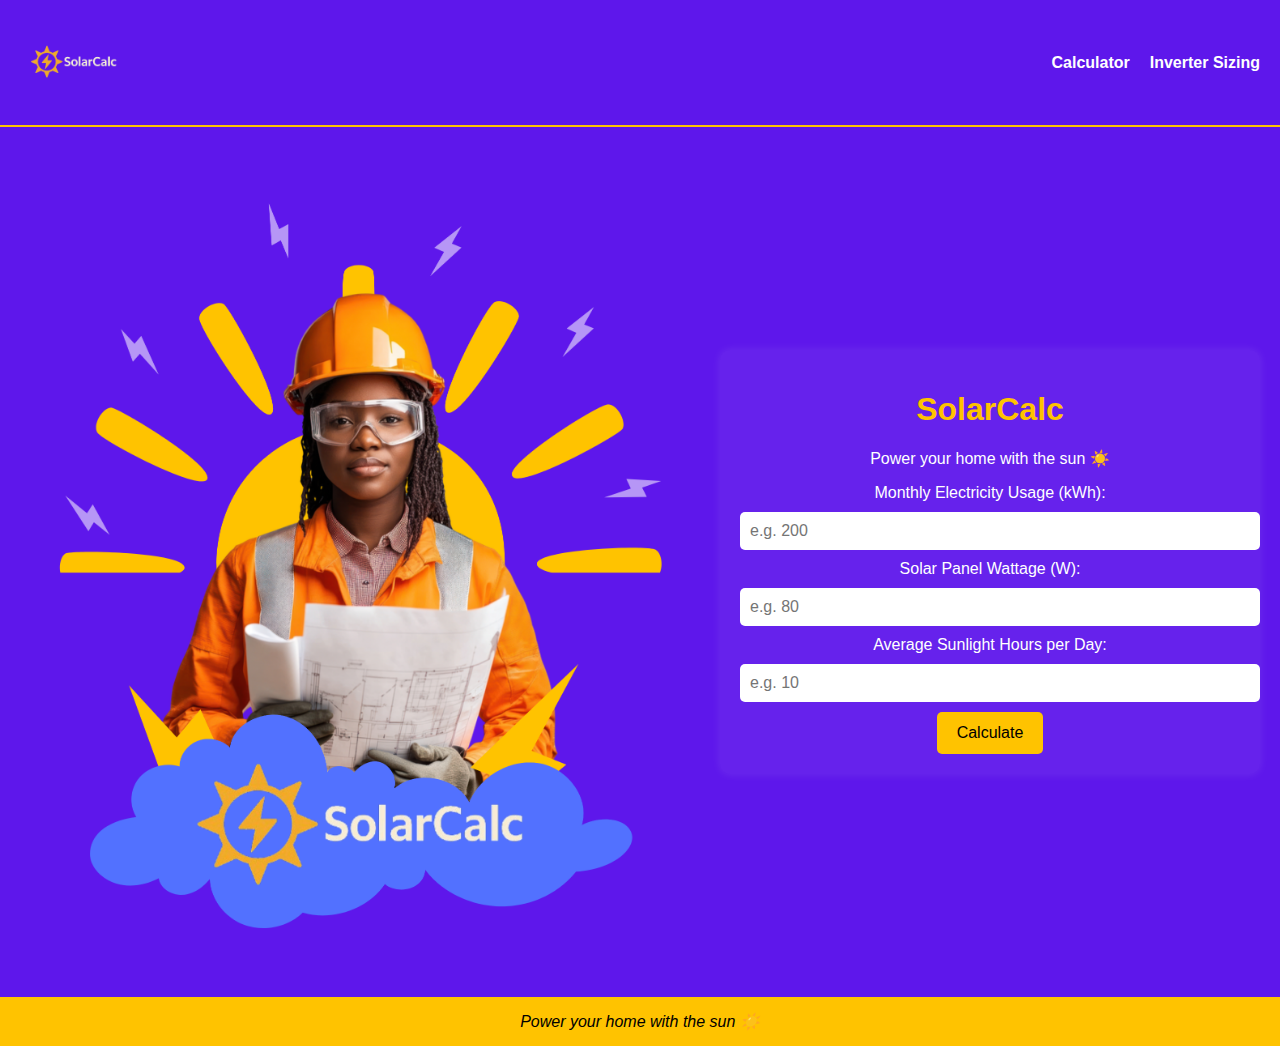
<file: index.html>
<!DOCTYPE html>
<html lang="en">
<head>
  <meta charset="UTF-8" />
  <meta name="viewport" content="width=device-width, initial-scale=1.0"/>
  <title>SolarCalc - Cayman Islands</title>
  <link rel="stylesheet" href="style.css">
</head>
<body>
  <header class="sticky-header">
    <img src="logo.png" alt="SolarCalc Logo" class="logo" />
    <nav>
      <ul>
        <li><a href="index.html">Calculator</a></li>
        <li><a href="inverter.html">Inverter Sizing</a></li>
      </ul>
    </nav>
  </header>
   <main class="main-flex">
  <div class="image-side">
   <img src="electrician.png" alt="Electrician" class="side-image" />
  </div>
  <section class="calculator">
      <h1>SolarCalc</h1>
      <p>Power your home with the sun ☀️</p>
      <label for="usage">Monthly Electricity Usage (kWh):</label>
      <input type="number" id="usage" placeholder="e.g. 200">

      <label for="wattage">Solar Panel Wattage (W):</label>
      <input type="number" id="wattage" placeholder="e.g. 80">

      <label for="sunlight">Average Sunlight Hours per Day:</label>
      <input type="number" id="sunlight" placeholder="e.g. 10">

      <button onclick="calculate()">Calculate</button>

      <div id="result"></div>
    </section>
  </main>

  <footer>
    Power your home with the sun ☀️
  </footer>

  <script>
    function calculate() {
      const usage = parseFloat(document.getElementById('usage').value);
      const wattage = parseFloat(document.getElementById('wattage').value);
      const sunlight = parseFloat(document.getElementById('sunlight').value);

      if (!usage || !wattage || !sunlight) {
        document.getElementById('result').innerHTML = "<p>Please fill in all fields.</p>";
        return;
      }

      const dailyUsage = usage / 30;
      const totalWattHoursPerDay = wattage * sunlight;
      const numPanels = Math.ceil(dailyUsage * 1000 / totalWattHoursPerDay);
      const inverterSize = (numPanels * wattage) / 1000;

      document.getElementById('result').innerHTML = `
        <p>Estimated Number of Panels: <strong>${numPanels}</strong></p>
        <p>Estimated DC Array Power: <strong>${inverterSize.toFixed(2)} kW</strong></p>
        <p><em>This is the total DC power your panels will produce.An inverter converts this DC power to AC, which is needed for most household appliances.</em></p>
      `;
    }
  </script>
</body>
</html>
</file>
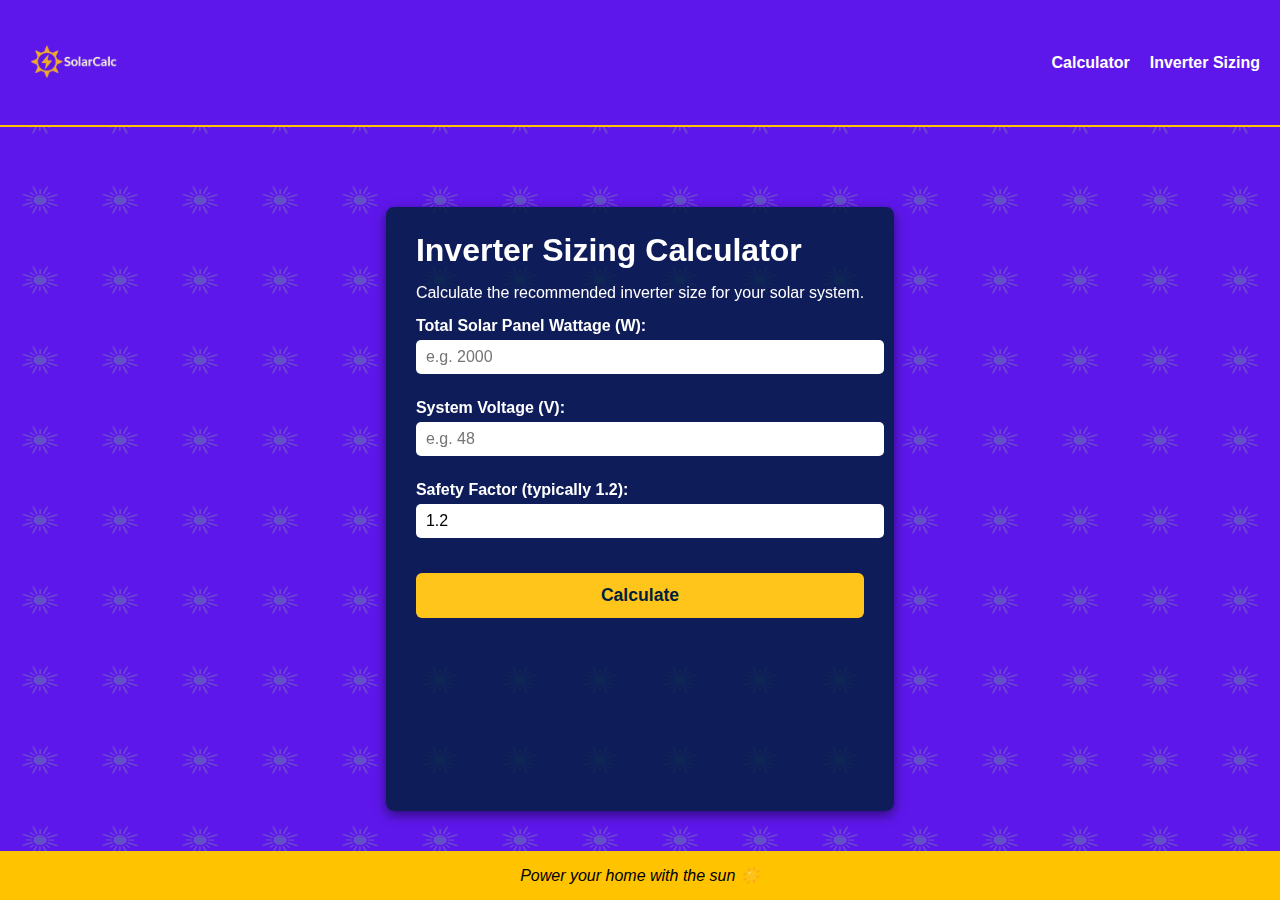
<file: inverter.html>
<!DOCTYPE html>
<html lang="en">
<head>
  <meta charset="UTF-8" />
  <meta name="viewport" content="width=device-width, initial-scale=1" />
  <title>SolarCalc - Inverter Sizing</title>
  <link rel="stylesheet" href="style.css" />
  <style>
    /* Background with faint yellow lightning pattern */
    body {
      position: relative;
      background-color: #5e17eb;
      color: white;
      font-family: 'Segoe UI', Tahoma, Geneva, Verdana, sans-serif;
      margin: 0;
      min-height: 100vh;
      display: flex;
      flex-direction: column;
      overflow-x: hidden;
    }

    body::before {
      content: '';
      position: fixed;
      top: 0; left: 0; right: 0; bottom: 0;
      pointer-events: none;
      background-image: url('sun.png');
      background-repeat: repeat;
      background-size: 80px 80px;
      opacity: 0.25; /* faint */
      filter: hue-rotate(60deg) brightness(1.5); /* subtle yellow tint */
      z-index: 0;
    }

    main {
      position: relative;
      z-index: 1;
      flex-grow: 1;
      max-width: 600px;
      margin: 80px auto 40px auto;
      background-color: rgba(0, 31, 63, 0.85); /* dark overlay */
      padding: 25px 30px;
      border-radius: 8px;
      box-shadow: 0 4px 12px rgba(0,0,0,0.5);
    }

    h1, p {
      margin: 0 0 15px 0;
    }

    label {
      display: block;
      margin-top: 15px;
      font-weight: 600;
      font-size: 1rem;
    }

    input[type="number"] {
      width: 100%;
      padding: 8px 10px;
      margin-top: 5px;
      border-radius: 5px;
      border: none;
      font-size: 1rem;
    }

    button {
      margin-top: 25px;
      padding: 12px 20px;
      font-size: 1.1rem;
      font-weight: 700;
      color: #001f3f;
      background-color: #FFC51B;
      border: none;
      border-radius: 6px;
      cursor: pointer;
      width: 100%;
      transition: background-color 0.3s ease;
    }
    button:hover {
      background-color: #e6b617;
    }

    #inverterResult {
      margin-top: 25px;
      font-size: 1.1rem;
      font-weight: 600;
      color: #FFC51B;
    }
  </style>
</head>
<body>
  <header class="sticky-header">
    <img src="logo.png" alt="SolarCalc Logo" class="logo" />
    <nav>
      <ul>
        <li><a href="index.html">Calculator</a></li>
        <li><a href="inverter.html" class="active">Inverter Sizing</a></li>
      </ul>
    </nav>
  </header>

  <main>
    <h1>Inverter Sizing Calculator</h1>
    <p>Calculate the recommended inverter size for your solar system.</p>

    <label for="totalWattage">Total Solar Panel Wattage (W):</label>
    <input type="number" id="totalWattage" placeholder="e.g. 2000" />

    <label for="systemVoltage">System Voltage (V):</label>
    <input type="number" id="systemVoltage" placeholder="e.g. 48" />

    <label for="safetyFactor">Safety Factor (typically 1.2):</label>
    <input type="number" step="0.1" id="safetyFactor" placeholder="e.g. 1.2" value="1.2" />

    <button onclick="calculateInverter()">Calculate</button>

    <div id="inverterResult"></div>
  </main>

  <footer>
    Power your home with the sun ☀️
  </footer>

  <script>
    function calculateInverter() {
      const totalWattage = parseFloat(document.getElementById('totalWattage').value);
      const systemVoltage = parseFloat(document.getElementById('systemVoltage').value);
      const safetyFactor = parseFloat(document.getElementById('safetyFactor').value);

      if (!totalWattage || !systemVoltage || !safetyFactor) {
        document.getElementById('inverterResult').innerHTML = "<p>Please fill in all fields.</p>";
        return;
      }

      const inverterAmps = (totalWattage * safetyFactor) / systemVoltage;
      const inverterKw = (totalWattage * safetyFactor) / 1000;

      document.getElementById('inverterResult').innerHTML = `
        <p>Recommended Inverter Current: <strong>${inverterAmps.toFixed(2)} A</strong></p>
        <p>Recommended Inverter Power: <strong>${inverterKw.toFixed(2)} kW</strong></p>
      `;
    }
  </script>
</body>
</html>
</file>
<file: style.css>
body {
  margin: 0;
  font-family: 'Segoe UI', sans-serif;
  background-color: #5e17eb;
  color: white;
}

.sticky-header {
  position: sticky;
  top: 0;
  background-color: #5e17eb;
  padding: 10px 20px;
  display: flex;
  justify-content: space-between;
  align-items: center;
  z-index: 999;
  border-bottom: 2px solid #FFC300;
}

.logo {
  height: 105px;
}

nav ul {
  list-style: none;
  display: flex;
  gap: 20px;
  padding: 0;
  margin: 0;
}

nav a {
  text-decoration: none;
  color: white;
  font-weight: bold;
}

nav a:hover {
  color: #FFC300;
}

main {
  padding: 30px 20px;
}

.calculator {
  background: rgba(256, 255, 255, 0.05);
  padding: 20px;
  border-radius: 10px;
  max-width: 500px;
  margin: auto;
  text-align: center;
  box-shadow: 0 0 10px rgba(255, 255, 255, 0.1);
}

.calculator h1 {
  color: #FFC300;
}

input {
  width: 100%;
  padding: 10px;
  margin: 10px 0;
  border-radius: 5px;
  border: none;
  font-size: 16px;
}

button {
  background-color: #FFC300;
  color: black;
  padding: 12px 20px;
  border: none;
  border-radius: 5px;
  font-size: 16px;
  cursor: pointer;
}

button:hover {
  background-color: #e0b000;
}

footer {
  background-color: #FFC300;
  color: black;
  padding: 15px;
  text-align: center;
  font-style: italic;
}

.main-flex {
  display: flex;
  flex-wrap: wrap;
  justify-content: center;
  align-items: flex-start;
  gap: 20px;
}

.image-side {
  flex: 1 1 300px;
  display: flex;
  justify-content: center;
  align-items: center;
}

.side-image {
  width: auto;
  height: 90vh; /* makes the image tall enough to reach near the footer */
  object-fit: cover;
  border-radius: 0; /* removes rounded corners */
  box-shadow: none; /* removes the faint border/shadow */
}
</file>
